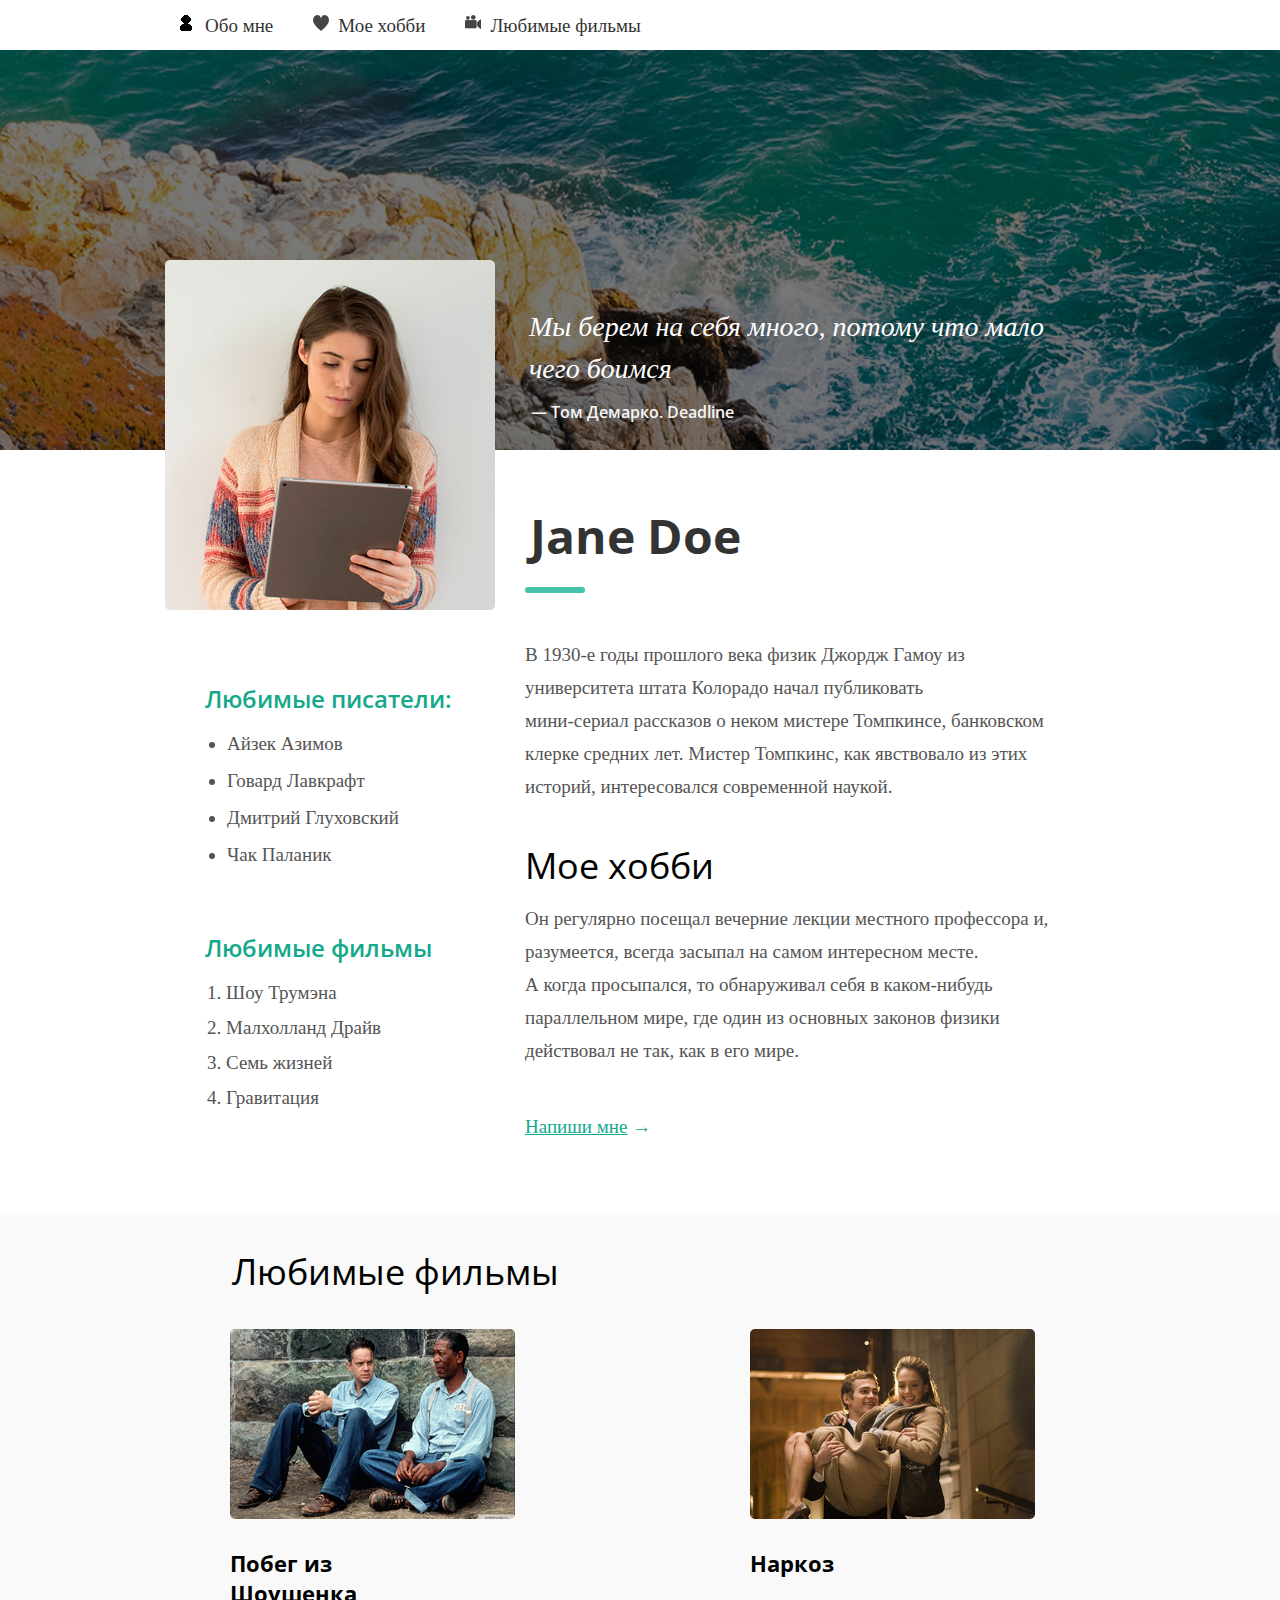
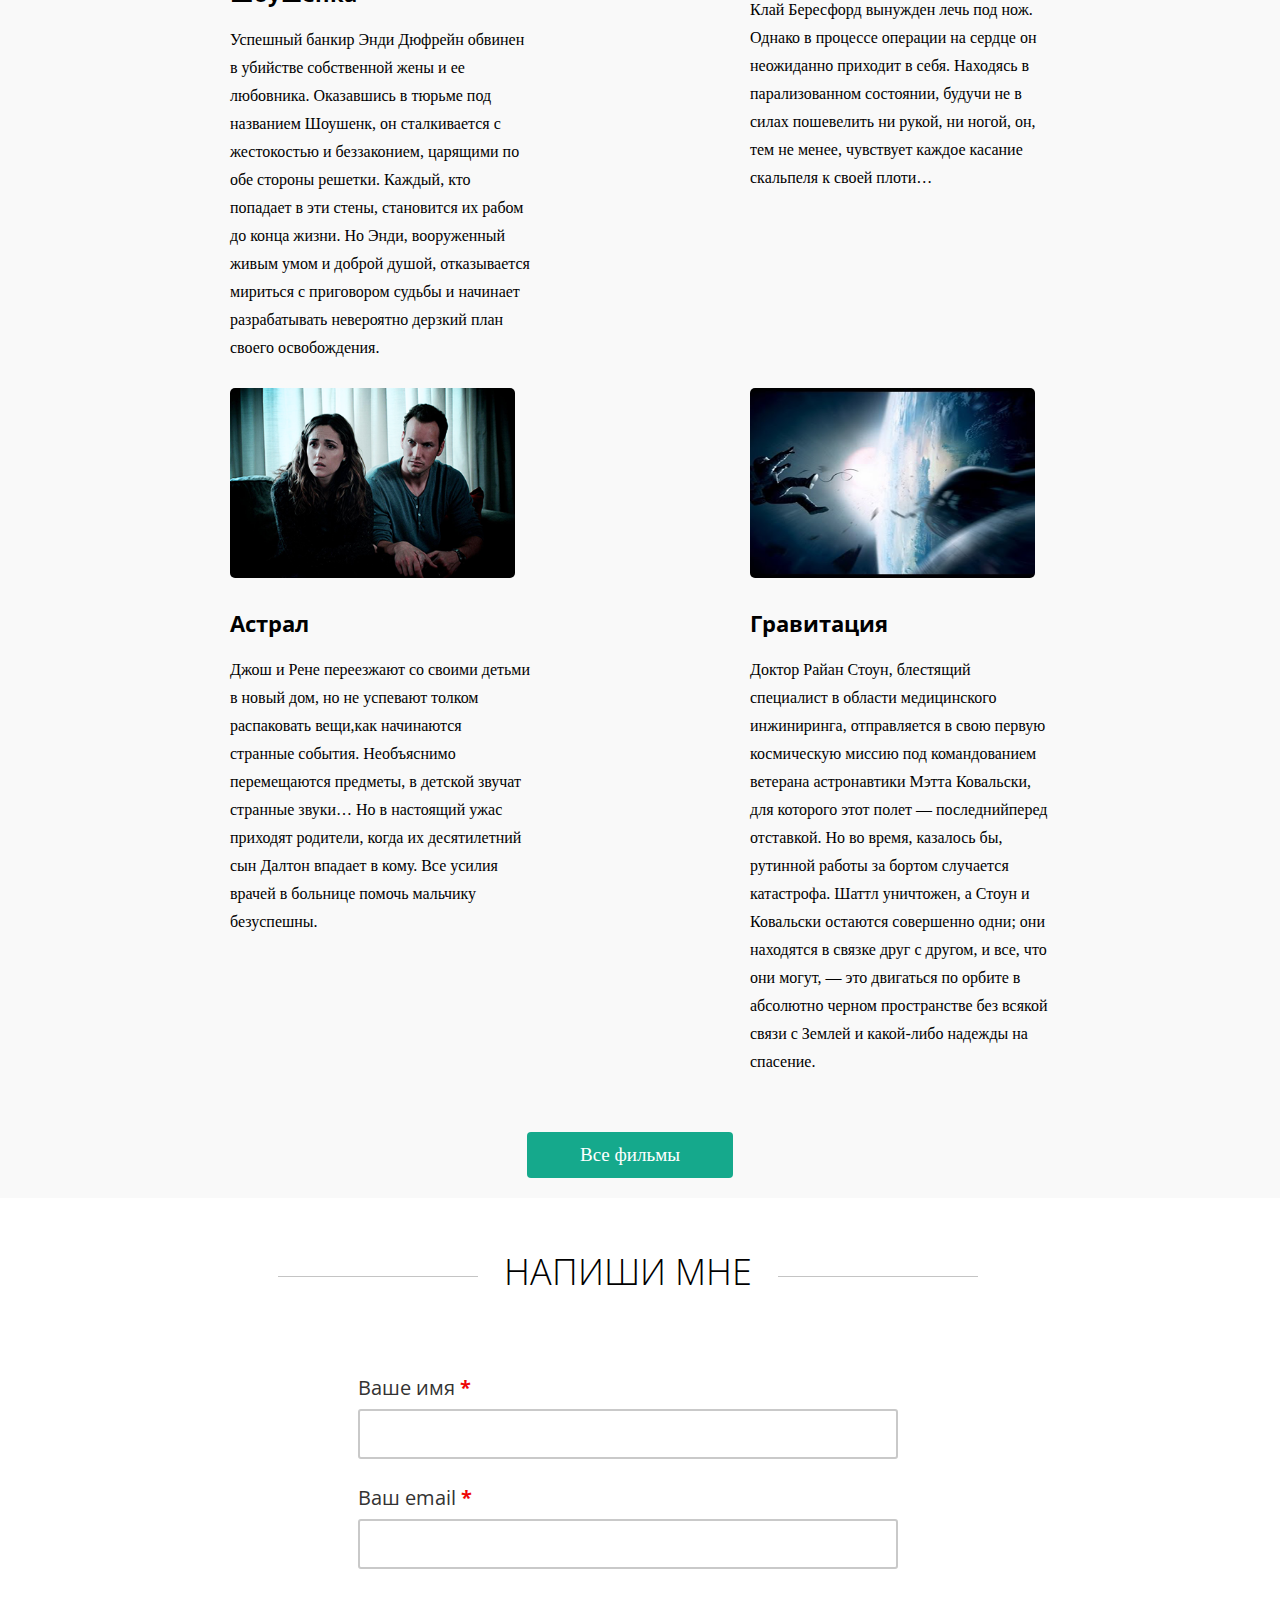
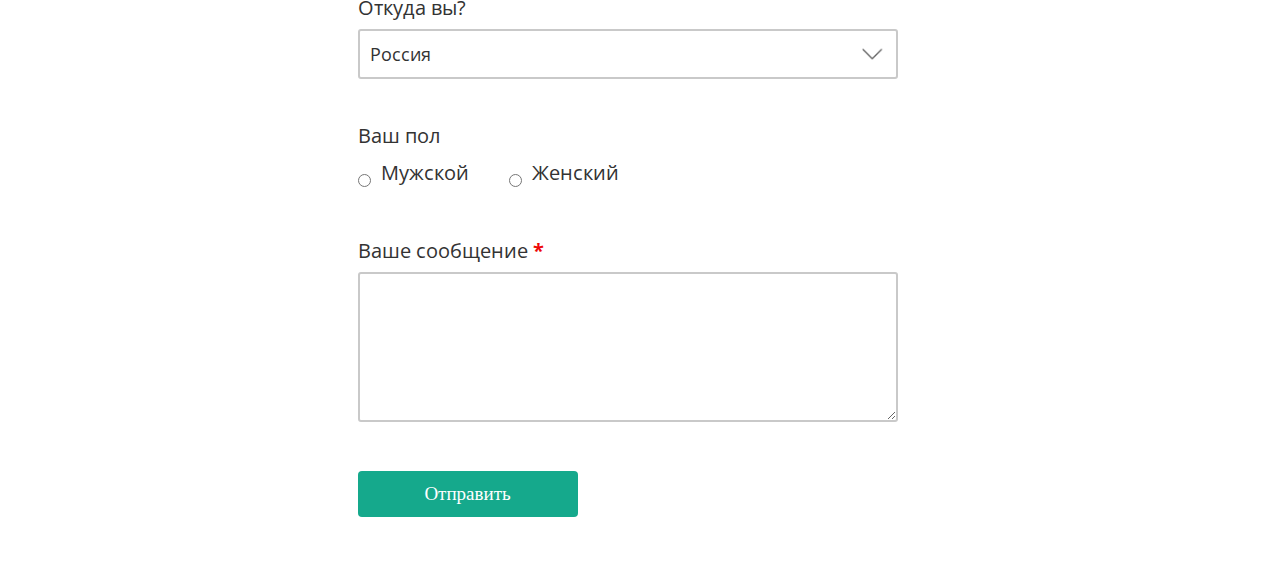
<file: lw6/index0.html>
<!DOCTYPE html>
<html lang="en">
  <head>
    <meta charset="UTF-8" />
    <link rel="stylesheet" href="css/normalize.css" />
    <link rel="stylesheet" href="css/style0.css" />
    <link rel="preconnect" href="https://fonts.gstatic.com" />
    <link href="https://fonts.googleapis.com/css2?family=Open+Sans:ital,wght@0,400;0,600;0,700;1,400&display=swap" rel="stylesheet"/>
    <link href="https://fonts.googleapis.com/css2?family=Open+Sans:wght@300&display=swap" rel="stylesheet"/>
    <meta name="viewport" content="width=device-width, initial-scale=1">
	<title>Page about me</title>
  </head>
  <body>
    <div class="page-about">
      <div class="header">
        <ul class="header__list">
          <li>
            <a href="" class="btn-menu">
              <div class="header__btn-icon--first"></div>
              <span>Обо мне</span>
            </a>
          </li>
          <li>
            <a href="" class="btn-menu">
              <div class="header__btn-icon--second"></div>
              <span>Мое хобби</span>
            </a>
          </li>
          <li>
            <a href="" class="btn-menu">
              <div class="header__btn-icon--third"></div>
              <span>Любимые фильмы</span>
            </a>
          </li>
        </ul>
      </div>
      <div class="top-image"></div>
      <div class="about-me">
        <div class="about-me__left-column">
          <div class="left-column__logo">
            <img src="img/Me.jpg" alt="logo-image" class="logo__logo-image" />
          </div>
          <div class="left-column__info-block">
            <div class="info-block__info-point">
              <h2 class="info-point__info-header--first">Любимые писатели:</h2>
              <ul class="info-point__info-list">
                <li class="info-list__list-element--first">Айзек Азимов</li>
                <li class="info-list__list-element--first">Говард Лавкрафт</li>
                <li class="info-list__list-element--first">Дмитрий Глуховский</li>
                <li class="info-list__list-element--first">Чак Паланик</li>
              </ul>
            </div>
            <div class="info-block__info-point">
              <h2 class="info-point__info-header--second">Любимые фильмы</h2>
              <ul class="info-point__info-list info-point_info-list--numbers">
                <ul class="info-list__list-element--second"><span>1.</span> Шоу Трумэна</ul>
                <ul class="info-list__list-element--second"><span>2.</span> Малхолланд Драйв</ul>
                <ul class="info-list__list-element--second"><span>3.</span> Семь жизней</ul>
                <ul class="info-list__list-element--second"><span>4.</span> Гравитация</ul>
              </ul>
            </div>
          </div>
        </div>

        <div class="about-me__right-column">
          <div class="right-column__quote-block">
            <div class="quote-block__blockquote">
              Мы берем на себя много, потому что мало чего боимся
            </div>
            <div class="quote-block__autor">— Том Демарко. Deadline</div>
          </div>
          <div class="right-column__text">
            <h1 class="text__title">Jane Doe</h1>
            <p class="text__list-paragraph">
              В 1930-е годы прошлого века физик Джордж Гамоу из университета
              штата Колорадо начал публиковать <br/>
              мини-сериал рассказов о неком мистере Томпкинсе, банковском клерке
              средних лет. Мистер Томпкинс, как явствовало из этих историй,
              интересовался современной наукой.
            </p>
            <h2 class="text__second-title">Мое хобби</h2>
            <p class="text__list-paragraph">
              Он регулярно посещал вечерние лекции местного профессора и,
              разумеется, всегда засыпал на самом интересном месте.<br/>
              А когда просыпался, то обнаруживал себя в каком-нибудь
              параллельном мире, где один из основных законов физики действовал
              не так, как в его мире.
            </p>
          </div>
          <a href="" class="right-column__write-me"><span>Напиши мне</span> →</a>
        </div>
      </div>
      <div class="page-films">
        <div class="page-films__container">
          <p class="container__title">Любимые фильмы</p>

		      <div class="container__info-films">
           <div class="container__info-films--first">
		     	  <div class="info-films__film-point">
              <img src="img/escape.png" alt="escape" class="film-point__image"/>
              <p class="film-point__title">Побег из Шоушенка</p>
              <p class="film-point__text">
                Успешный банкир Энди Дюфрейн
                обвинен в убийстве собственной
                жены и ее любовника. Оказавшись в
                тюрьме под названием Шоушенк, он
                сталкивается с жестокостью и
                беззаконием, царящими по обе
                стороны решетки. Каждый, кто попадает в эти стены,
                становится их
                рабом до конца жизни. Но Энди,
                вооруженный живым умом и доброй
                душой, отказывается мириться с приговором судьбы и
                начинает
                разрабатывать невероятно дерзкий
                план своего освобождения.
              </p>
            </div>
            <div class="info-films__film-point">
              <img src="img/narkoz.png" alt="narkoz" class="film-point__image"/>
              <p class="film-point__title">Наркоз</p>
              <p class="film-point__text">
                Клай Бересфорд вынужден лечь под
                нож. Однако в процессе операции на
                сердце он неожиданно приходит в
                себя. Находясь в парализованном
                состоянии, будучи не в силах
                пошевелить ни рукой, ни ногой, он,
                тем не менее, чувствует каждое
                касание скальпеля к своей плоти…
              </p>
            </div>
		   </div>
		   <div class="container__info-films--second">
            <div class="info-films__film-point">
              <img src="img/astral.png" alt="astral" class="film-point__image"/>
              <p class="film-point__title">Астрал</p>
              <p class="film-point__text">
                Джош и Рене переезжают со своими
                детьми в новый дом, но не успевают
                толком распаковать вещи,как
                начинаются странные события.
                Необъяснимо перемещаются
                предметы, в детской звучат странные
                звуки… Но в настоящий ужас
                приходят родители, когда их
                десятилетний сын Далтон впадает в
                кому. Все усилия врачей в больнице
                помочь мальчику безуспешны.
              </p>
            </div>
            <div class="info-films__film-point">
              <img src="img/gravity.png" alt="gravity" class="film-point__image"/>
              <p class="film-point__title">Гравитация</p>
              <p class="film-point__text">
                Доктор Райан Стоун, блестящий
                специалист в области медицинского
                инжиниринга, отправляется в свою
                первую космическую миссию под
                командованием ветерана астронавтики Мэтта Ковальски, для
                которого этот полет — последнийперед отставкой. Но во
                время,
                казалось бы, рутинной работы за
                бортом случается катастрофа.
                Шаттл уничтожен, а Стоун и
                Ковальски остаются совершенно
                одни; они находятся в связке друг с другом, и все, что они
                могут, — это двигаться по орбите в абсолютно
                черном пространстве без всякой
                связи с Землей и какой-либо
                надежды на спасение.
              </p>
            </div>
		   </div>
          </div>
          <div class="container__btn-all-films">
            <button class="btn-all-films__btn">
              <p class="btn__text">Все фильмы</p>
            </button>
          </div>
        </div>
      </div>
      <div class="page-write-me">
        <div class="page-write-me__block">
          <div class="block__header">
            <hr class="header__line"/>
            <h2 class="header__title">Напиши мне</h2>
            <hr class="header__line"/>
          </div>

          <div class="block__form">
            <form>
              <div class="form__field">
                <label class="field__label" for="name">Ваше имя <span class="label__star">*</span></label>
                <input type="Ваше имя" id="name" class="field__input" name="name"/>
              </div>

              <div class="form__field">
                <label class="field__label" for="email">Ваш email <span class="label__star">*</span></label>
                <input type="email" id="email" class="field__input input-email" name="email"/>
              </div>

              <div class="form__field">
                <label class="field__label" for="country">Откуда вы?</label>
                <select class="field__select field__input country" type="Откуда вы?" id="country" name="country">
                  <option value="Россия">Россия</option>
                  <option value="США">США</option>
                  <option value="Австралия">Австралия</option>
                  <option value="Канада">Канада</option>
                  <option value="Китай(КНР)">Китай(КНР)</option>
                  <option value="Бразилия">Бразилия</option>
                  <option value="Казахстан">Казахстан</option>
                  <option value="Мексика">Мексика</option>
                  <option value="Турция">Турция</option>
                </select>
              </div>

              <div class="form__field-sex">
                <label class="field__label" for="sex">Ваш пол</label>
                <div class="field-sex__pos">
                  <div class="field-sex__pos--div">
		           <input name="sex" id="man" class="man" type="radio" value="man"/>
		           <label class="field__label" for="man">Мужской</label>
		          </div>
                  <div class="field-sex__pos--div">
		           <input name="sex" id="woman" class="woman" type="radio" value="woman"/>
		           <label class="field__label" for="woman">Женский</label>
		          </div>
                </div>
              </div>

              <div class="form__field-comment">
                <label class="field__label" for="comment">Ваше сообщение <span class="label__star">*</span></label>
                <textarea name="comment" class="field-comment__input"></textarea>
              </div>

              <div class="form__btn-container">
                <button class="btn-container__btn-form">
                  <p class="btn__text">Отправить</p>
                </button>
              </div>

            </form>
          </div>
        </div>
      </div>
    </div>
  </body>
</html>
</file>
<file: lw6/css/style0.css>
@media (min-width: 200px)
{
  .page-about
  {
    margin: 0 auto;
  }

  .header
  {
    width: 100%;
    padding: 0 20px;
    display: flex;
    justify-content: center;
  }

  .header__list
  {
    list-style: none;
    display: flex;
    justify-content: flex-start;
    min-width: 96px;
    flex-direction: column;
    margin: 0 auto;
  }

  .btn-menu
  {
    text-decoration: none;
    padding: 15px 20px;
    display: block;
    line-height: 42px;
    font: 19px "Georgia";
    color: #333333;
    display: flex;
    flex-direction: row;
  }

  .btn-menu:hover
  {
    background-color: #15a98c;
    color: white;
  }


  .header__btn-icon--first
  {
    margin-right: 5px;
    background: url("../img/aboutme_icon1.png") no-repeat;
    width: 20px;
    height: 20px;
  }

  .header__btn-icon--second
  {
    margin-right: 5px;
    background: url("../img/hobby_icon1.png") no-repeat;
    width: 20px;
    height: 20px;
  }

  .header__btn-icon--third
  {
    margin-right: 5px;
    background: url("../img/favfilms_icon1.png") no-repeat;
    width: 20px;
    height: 20px;
  }

  .btn-menu:hover .header__btn-icon--first
  {
    background: url("../img/aboutme_icon2.png") no-repeat;
  }

  .btn-menu:hover .header__btn-icon--second
  {
    background: url("../img/hobby_icon2.png") no-repeat;
  }

  .btn-menu:hover .header__btn-icon--third
  {
    background: url("../img/favfilms_icon2.png") no-repeat;
  }

  .top-image
  {
    height: 400px;
    width: 100%;
    margin: 0 auto;
    overflow: hidden;
    background: url("../img/top.png") no-repeat;
    background-size: cover;
  }

  .about-me
  {
    display: flex;
    justify-content: center;
    position: relative;
    flex-direction: column;
    max-width: 340px;
    margin: 0 auto;
  	margin-top: -190px;
  }

  .about-me__left-column
  {
    flex: 0 0 330px;
    display: flex;
    flex-direction: column;
    margin: 0 auto;
  }

  .about-me__right-column
  {
    flex: 0 0 600px;
    display: flex;
    flex-direction: column;
    margin: 0 auto;
    width: 100%;
    padding-left: 10px;
  }

  .left-column__logo
  {
    float: right;
    margin-bottom: 50px;
  }

  .logo__logo-image
  {
    display: block;
    width: 300px;
    border-radius: 5px;
  }

  .left-column__info-block
  {
    flex: 1;
    flex-direction: column;
    display: flex;
  }

  .info-block__info-point
  {
    margin-bottom: 50px;
    flex: 1;
  }

  .info-point__info-header--first
  {
    color: #15a98b;
    font: 600 24px/24px "Open Sans", sans-serif;
    margin-top: 0;
  }

  .info-point__info-header--second
  {
    color: #15a98b;
    font: 600 24px/24px "Open Sans", sans-serif;
    margin-top: 0;
  }

  .info-point__info-list
  {
    margin-top: 22px;
    padding-left: 22px;
  }

  .info-list__list-element--first
  {
    margin-top: 15px;
    font: 19px "Georgia";
    color: #000000;
  }

  .info-list__list-element--second
  {
    margin: 13px 0 0 -20px;
    font: 19px "Georgia";
    color: #000000;
  }

  .info-point__info-list--numbers
  {
    list-style-type: none;
    padding-left: 0;
  }

  .right-column__quote-block
  {
    padding-top: 0;
  }

  .quote-block__blockquote
  {
    color: #555555;
    font: italic 25px/42px "Georgia";
    padding: 25px 0 0 4px;
    width: 90%;
  }

  .quote-block__autor
  {
    color: #555555;
    margin: 1px 0 0 6px;
    font: 600 16px/42px "Open Sans", sans-serif;
  }

  .right-column__text
  {
    margin-top: -18px;
  }

  .text__title
  {
    padding-left: 5px;
    color: #333333;
    margin-bottom: 45px;
    font: bold 48px/42px "Open Sans", sans-serif;
  }

  .text__title::after
  {
    margin: 30px 0 0 -5px;
    content: "";
    display: block;
    width: 60px;
    height: 6px;
    border-radius: 3px;
    background-color: #45c3aa;
  }

  .text__list-paragraph
  {
    font: 19px/33px "Georgia";
    color: #555555;
    margin-top: 17px;
    width: 93%;
  }

  .text__second-title
  {
    margin: 42px 0 0 0;
    padding-left: 0;
    font: 36px/42px "Open Sans", sans-serif;
  }

  .right-column__write-me
  {
    display: inline-block;
    margin: 30px 0 auto;
    text-decoration: none;
    color: #15a98b;
    font: 19px "Georgia";
    width: 150px;
  }

  .right-column__write-me:hover
  {
    text-decoration: none;
  }

  .right-column__write-me span
  {
    text-decoration: underline;
  }

  .right-column__write-me:hover span
  {
    text-decoration: none;
  }

  .page-films
  {
    margin: 16px auto 0;
    background-color: #f9f9f9;
    display: flex;
    justify-content: center;
  }

  .page-films__container
  {
    width: 100%;
    margin: 0 auto;
  }

  .container__title
  {
    font: 36px/42px "Open Sans", sans-serif;
    margin: 36px auto;
    max-width: 330px;
    text-align: center;
  }

  .container__info-films
  {
    display: flex;
    justify-content: space-between;
    flex-direction: column;
    max-width: 100%;
    margin: 0 auto;
  }

  .container__info-films--second
  {
    display: flex;
    justify-content: space-between;
    flex-direction: column;
    flex: 1;
    min-width: 70%;
    margin: 0 auto;
  }

  .container__info-films--first
  {
    display: flex;
    justify-content: space-between;
    flex-direction: column;
    flex: 1;
    min-width: 70%;
    margin: 0 auto;
  }

  .info-films__film-point
  {
    flex: 1;
    margin: 0 auto;
    min-height: 500px;
    max-width: 300px;
  }

  .film-point__image
  {
    height: 190px;
    width: 285px;
    background-position: center center;
    border-radius: 5px;
  }

  .film-point__title
  {
    margin-top: 25px;
    font: bold 22px "Open Sans", sans-serif;
    width: 50%;
  }

  .film-point__text
  {
    margin-top: -4px;
    font: 16px/28px "Georgia";
    width: 100%;
  }

  .container__btn-all-films
  {
    display: flex;
    justify-content: center;
    margin: 30px auto 20px;
  }

  .btn-all-films__btn
  {
    background-color: #15a98c;
    font-weight: normal;
    line-height: 1.25;
    text-align: center;
    white-space: nowrap;
    vertical-align: middle;
    cursor: pointer;
    border: 1px;
    padding: 7px 53px;
    border-radius: 4px;
  }

  .btn-all-films__btn:hover
  {
    background-color: #109387;
  }

  .btn__text
  {
    font: 19px/32px "Georgia";
    color: white;
    margin: 0;
  }

  .page-write-me
  {
    margin: 20px auto 0;
    background-color: #ffffff;
    display: flex;
    justify-content: center;
  }

  .page-write-me__block
  {
    width: 960px;
    height: 940px;
    display: flex;
    flex-direction: column;
  }

  .block__header
  {
    display: flex;
    align-items: center;
    justify-content: center;
    margin: 13px;
  }

  .header__line
  {
    border: none;
    background-color: #c4c4c4;
    color: #c4c4c4;
    height: 1px;
    flex: 0 0 20px;
    margin: 0;
    padding: 0;
  }

  .header__title
  {
    text-transform: uppercase;
    font: 100 30px/42px "Open Sans", sans-serif;
    text-align: center;
    margin-top: 20px;
    flex: 0 0 250px;
  }

  .block__form
  {
    margin-top: 13px;
    padding-bottom: 50px;
    display: flex;
    flex-direction: column;
    align-items: center;
  }

  .field__label
  {
    display: block;
    font: 20px/32px "Open Sans", sans-serif;
    margin-bottom: 5px;
    color: #333333;
  }

  .form__field
  {
    margin-top: 23px;
  }

  .field__input
  {
    border: 2px solid #c9c9c9;
    width: 100%;
    height: 50px;
    padding-left: 18px;
    border-radius: 3px;
  }

  .field__input:focus
  {
    border: 3px solid #15a98c;
    border-radius: 3px;
    outline: 0;
  }

  .label__star
  {
    color: #ee0707;
    font-weight: bold;
  }

  .man
  {
    margin: 10px 10px 0 0;
  }

  .woman
  {
    margin: 10px 10px 0 40px;
  }

  .field__select
  {
    font: 18px/32px "Open Sans", sans-serif;
    color: #333333;
    width: 100%;
    height: 50px;
    border: 2px solid #c9c9c9;
    border-radius: 3px;
    padding-left: 10px;
  }

  .field__select:focus
  {
    border: 3px solid #15a98c;
    outline: 0;
    border-radius: 3px;
  }

  .form__field-sex
  {
    margin-top: 41px;
  }

  .field-sex__pos
  {
    display: flex;
  }

  .field-sex__pos--div
  {
    font: 18px/32px "Open Sans", sans-serif;
    color: #333333;
    display: flex;
    flex-direction: row;
  }

  .country
  {
    appearance: none;
    overflow: hidden;
    background: url('../img/arrow.png') no-repeat right;
  }

  .field-comment__input
  {
    font: 18px/32px "Open Sans", sans-serif;
    color: #333333;
    border: 2px solid #c9c9c9;
    width: 100%;
    height: 150px;
    padding-left: 18px;
    border-radius: 3px;
  }

  .form__field-comment
  {
    margin-top: 41px;
  }

  .form__btn-container
  {
    display: flex;
    justify-content: flex-start;
    margin-top: 45px;
  }

  .btn-container__btn-form
  {
    background-color: #15a98c;
    font-weight: normal;
    line-height: 1.25;
    text-align: center;
    white-space: nowrap;
    vertical-align: middle;
    cursor: pointer;
    border: 1px;
    padding: 7px 53px;
    border-radius: 4px;
    width: 220px;
  }

  .btn-container__btn-form:hover
  {
    background-color: #109387;
  }
}

@media (min-width: 768px)
{
  .page-about
  {
    margin: 0 auto;
  }

  .header
  {
    height: 50px;
    width: 100%;
    padding: 0 20px;
    display: flex;
    justify-content: center;
  }

  .header__list
  {
    list-style: none;
    display: flex;
    justify-content: flex-start;
    min-width: 700px;
  	flex-direction: row;
  }

  .btn-menu
  {
    text-decoration: none;
    padding: 15px 20px;
    display: block;
    line-height: 42px;
    font: 19px "Georgia";
    color: #333333;
    display: flex;
    flex-direction: row;
  }

  .btn-menu:hover
  {
    background-color: #15a98c;
    color: white;
  }


  .header__btn-icon--first
  {
    margin-right: 5px;
    background: url("../img/aboutme_icon1.png") no-repeat;
    width: 20px;
    height: 20px;
  }

  .header__btn-icon--second
  {
    margin-right: 5px;
    background: url("../img/hobby_icon1.png") no-repeat;
    width: 20px;
    height: 20px;
  }

  .header__btn-icon--third
  {
    margin-right: 5px;
    background: url("../img/favfilms_icon1.png") no-repeat;
    width: 20px;
    height: 20px;
  }

  .btn-menu:hover .header__btn-icon--first
  {
    background: url("../img/aboutme_icon2.png") no-repeat;
  }

  .btn-menu:hover .header__btn-icon--second
  {
    background: url("../img/hobby_icon2.png") no-repeat;
  }

  .btn-menu:hover .header__btn-icon--third
  {
    background: url("../img/favfilms_icon2.png") no-repeat;
  }

  .top-image
  {
    height: 400px;
    width: 100%;
    margin: 0 auto;
    overflow: hidden;
    background: url("../img/top.png") no-repeat;
    background-size: cover;
  }

  .about-me
  {
    margin-top: -190px;
    display: flex;
    justify-content: center;
    padding: 0 20px 40px;
    position: relative;
    max-width: 700px;
    flex-direction: column;
  }

  .about-me__left-column
  {
    flex: 0;
  	display: flex;
    flex-direction: row;
  	margin: 0 auto;
  }

  .about-me__right-column
  {
    flex: 0 0 600px;
    margin: auto;
	  display: flex;
    flex-direction: column;
    max-width: 800px;
  }

  .left-column__logo
  {
    float: right;
    margin-bottom: 50px;
  }

  .logo__logo-image
  {
    display: block;
    width: 330px;
    border-radius: 5px;
  }

  .left-column__info-block
  {
    margin: 110px 0 0 30px;
    float: left;
	  display: flex;
    flex-direction: row;
  }

  .info-block__info-point
  {
    margin: 0 0 50px 10px;
	  flex: 1;
  }

  .info-point__info-header--first
  {
    color: #15a98b;
    font: 600 24px/24px "Open Sans", sans-serif;
	  margin-top: 20px;
  }

  .info-point__info-header--second
  {
    color: #15a98b;
    font: 600 24px/24px "Open Sans", sans-serif;
	  margin: 20px 0 4px 0;
  }

  .info-point__info-list
  {
    margin-top: 22px;
    padding-left: 22px;
  }

  .info-list__list-element--first
  {
    margin-top: 10px;
    font: 19px "Georgia";
    color: #555555;
  }

  .info-list__list-element--second
  {
    margin: 10px 0 0 -20px;
    font: 19px "Georgia";
    color: #555555;
  }

  .info-point__info-list--numbers
  {
    list-style-type: none;
    padding-left: 0;
  }

  .right-column__quote-block
  {
    padding: 0 0 25px 0;
  }

  .quote-block__blockquote
  {
    color: #555555;
    font: italic 28px/42px "Georgia";
    padding: 10px 0 0 4px;
    width: 90%;
  }

  .quote-block__autor
  {
    color: #555555;
    margin: 1px 0 0 6px;
    font: 600 16px/42px "Open Sans", sans-serif;
  }

  .right-column__text
  {
    margin-top: -18px;
  }

  .text__title
  {
    padding-left: 5px;
    color: #333333;
    margin-bottom: 45px;
    font: bold 48px/42px "Open Sans", sans-serif;
  }

  .text__title::after
  {
    margin: 30px 0 0 -5px;
    content: "";
    display: block;
    width: 60px;
    height: 6px;
    border-radius: 3px;
    background-color: #45c3aa;
  }

  .text__list-paragraph
  {
    font: 19px/33px "Georgia";
    color: #555555;
    margin-top: 15px;
    width: 93%;
  }

  .text__second-title
  {
    margin: 42px 0 0 0;
    padding-left: 0;
    font: 36px/42px "Open Sans", sans-serif;
  }

  .right-column__write-me
  {
    display: inline-block;
    margin-top: 30px;
    text-decoration: none;
    color: #15a98b;
    font: 19px "Georgia";
  }

  .right-column__write-me:hover
  {
    text-decoration: none;
  }

  .right-column__write-me span
  {
    text-decoration: underline;
  }

  .right-column__write-me:hover span
  {
    text-decoration: none;
  }

  .page-films
  {
    margin: 16px auto 0;
    background-color: #f9f9f9;
    display: flex;
    justify-content: center;
  }

  .page-films__container
  {
    margin: 0 auto;
  }

  .container__title
  {
    font: 36px/42px "Open Sans", sans-serif;
    margin: 36px auto;
    max-width: 630px;
    text-align: left;
  }

  .container__info-films
  {
    display: flex;
    justify-content: space-between;
    flex-direction: column;
    max-width: 100%;
    margin: 0 auto;
  }

  .container__info-films--second
  {
    display: flex;
    justify-content: space-between;
    flex-direction: row;
    flex: 1;
    min-width: 650px;
    margin: 0 auto;
  }

  .container__info-films--first
  {
    display: flex;
    justify-content: space-between;
    flex-direction: row;
    flex: 1;
    min-width: 650px;
    margin: 0 auto;
  }

  .info-films__film-point
  {
    flex: 1;
    margin: 0 10px 10px;
    min-height: 500px;
    max-width: 300px;
  }

  .film-point__image
  {
    height: 190px;
    width: 285px;
    background-position: center center;
    border-radius: 5px;
  }

  .film-point__title
  {
    margin-top: 25px;
    font: bold 22px "Open Sans", sans-serif;
    width: 50%;
  }

  .film-point__text
  {
    margin-top: -4px;
    font: 16px/28px "Georgia";
    width: 100%;
  }

  .container__btn-all-films
  {
    display: flex;
    justify-content: center;
    margin: 30px 20px 20px 0;
  }

  .btn-all-films__btn
  {
    background-color: #15a98c;
    font-weight: normal;
    line-height: 1.25;
    text-align: center;
    white-space: nowrap;
    vertical-align: middle;
    cursor: pointer;
    border: 1px;
    padding: 7px 53px;
    border-radius: 4px;
  }

  .btn-all-films__btn:hover
  {
    background-color: #109387;
  }

  .btn__text
  {
    font: 19px/32px "Georgia";
    color: white;
    margin: 0;
  }

  .page-write-me
  {
    margin: 20px auto 0;
    background-color: #ffffff;
    display: flex;
    justify-content: center;
  }

  .page-write-me__block
  {
    width: 960px;
    height: 940px;
    display: flex;
    flex-direction: column;
    margin-left: -25px;
  }

  .block__header
  {
    display: flex;
    align-items: center;
    justify-content: center;
    margin-right: 13px;
  }

  .header__line
  {
    width: 200px;
    border: none;
    background-color: #c4c4c4;
    color: #c4c4c4;
    height: 1px;
    flex: 0 0 200px;
    margin: 0;
    padding: 0;
  }

  .header__title
  {
    text-transform: uppercase;
    font: 100 36px/42px "Open Sans", sans-serif;
    text-align: center;
    margin-top: 20px;
    flex: 0 0 300px;
  }

  .block__form
  {
    margin-top: 13px;
    padding-bottom: 50px;
    display: flex;
    flex-direction: column;
    align-items: center;
  }

  .field__label
  {
    display: block;
    font: 20px/32px "Open Sans", sans-serif;
    margin-bottom: 5px;
    color: #333333;
  }

  .form__field
  {
    margin-top: 23px;
  }

  .field__input
  {
    border: 2px solid #c9c9c9;
    width: 540px;
    height: 50px;
    padding-left: 18px;
    border-radius: 3px;
  }

  .field__input:focus
  {
    border: 3px solid #15a98c;
    border-radius: 3px;
    outline: 0;
  }

  .label__star
  {
    color: #ee0707;
    font-weight: bold;
  }

  .man
  {
    margin: 10px 10px 0 0;
  }

  .woman
  {
    margin: 10px 10px 0 40px;
  }

  .field__select
  {
    font: 18px/32px "Open Sans", sans-serif;
    color: #333333;
    width: 540px;
    height: 50px;
    border: 2px solid #c9c9c9;
    border-radius: 3px;
    padding-left: 10px;
  }

  .field__select:focus
  {
    border: 3px solid #15a98c;
    outline: 0;
    border-radius: 3px;
  }

  .form__field-sex
  {
    margin-top: 41px;
  }

  .field-sex__pos
  {
    display: flex;
  }

  .field-sex__pos--div
  {
    font: 18px/32px "Open Sans", sans-serif;
    color: #333333;
    display: flex;
    flex-direction: row;
  }

  .country
  {
    appearance: none;
    overflow: hidden;
    background: url('../img/arrow.png') no-repeat right;
  }

  .field-comment__input
  {
    font: 18px/32px "Open Sans", sans-serif;
    color: #333333;
    border: 2px solid #c9c9c9;
    width: 540px;
    height: 150px;
    padding-left: 18px;
    border-radius: 3px;
  }

  .form__field-comment
  {
    margin-top: 41px;
  }

  .form__btn-container
  {
    display: flex;
    justify-content: flex-start;
    margin-top: 45px;
  }

  .btn-container__btn-form
  {
    background-color: #15a98c;
    font-weight: normal;
    line-height: 1.25;
    text-align: center;
    white-space: nowrap;
    vertical-align: middle;
    cursor: pointer;
    border: 1px;
    padding: 7px 53px;
    border-radius: 4px;
    width: 220px;
  }

  .btn-container__btn-form:hover
  {
    background-color: #109387;
  }
}

@media (min-width: 1001px)
{
  .page-about
  {
    margin: 0 auto;
  }

  .header
  {
    height: 50px;
    width: 100%;
    padding: 0 20px;
    display: flex;
    justify-content: center;
  }

  .header__list
  {
    list-style: none;
    display: flex;
    justify-content: flex-start;
    min-width: 960px;
	flex-direction: row;
  }

  .btn-menu
  {
    text-decoration: none;
    padding: 15px 20px;
    display: block;
    line-height: 42px;
    font: 19px "Georgia";
    color: #333333;
    display: flex;
    flex-direction: row;
  }

  .btn-menu:hover
  {
    background-color: #15a98c;
    color: white;
  }


  .header__btn-icon--first
  {
    margin-right: 5px;
    background: url("../img/aboutme_icon1.png") no-repeat;
    width: 20px;
    height: 20px;
  }

  .header__btn-icon--second
  {
    margin-right: 5px;
    background: url("../img/hobby_icon1.png") no-repeat;
    width: 20px;
    height: 20px;
  }

  .header__btn-icon--third
  {
    margin-right: 5px;
    background: url("../img/favfilms_icon1.png") no-repeat;
    width: 20px;
    height: 20px;
  }

  .btn-menu:hover .header__btn-icon--first
  {
    background: url("../img/aboutme_icon2.png") no-repeat;
  }

  .btn-menu:hover .header__btn-icon--second
  {
    background: url("../img/hobby_icon2.png") no-repeat;
  }

  .btn-menu:hover .header__btn-icon--third
  {
    background: url("../img/favfilms_icon2.png") no-repeat;
  }

  .top-image
  {
    height: 400px;
    width: 100%;
    margin: 0 auto;
    overflow: hidden;
    background: url("../img/top.png") no-repeat;
    background-size: cover;
  }

  .about-me
  {
    display: flex;
    max-width: 900px;
    justify-content: center;
    padding: 0 20px 40px;
    position: relative;
    flex-direction: row;
  }

  .about-me__left-column
  {
    flex: 0 0 330px;
  	display: flex;
    flex-direction: column;
  	margin: 0;
  }

  .about-me__right-column
  {
    flex: 0 0 600px;
    margin-left: 20px;
	  display: flex;
	  width: 100%;
  }

  .left-column__logo
  {
    float: right;
    margin-bottom: 50px;
  }

  .logo__logo-image
  {
    display: block;
    width: 330px;
    border-radius: 5px;
  }

  .left-column__info-block
  {
    margin-top: 7px;
    float: left;
	  display: flex;
    flex-direction: column;
  }

  .info-block__info-point
  {
    margin-bottom: 50px;
  }

  .info-point__info-header--first
  {
    color: #15a98b;
    font: 600 24px/24px "Open Sans", sans-serif;
  }

  .info-point__info-header--second
  {
    color: #15a98b;
    font: 600 24px/24px "Open Sans", sans-serif;
  }

  .info-point__info-list
  {
    margin-top: 22px;
    padding-left: 22px;
  }

  .info-list__list-element--first
  {
    margin-top: 15px;
    font: 19px "Georgia";
    color: #555555;
  }

  .info-list__list-element--second
  {
    margin: 13px 0 0 -20px;
    font: 19px "Georgia";
    color: #555555;
  }

  .info-point__info-list--numbers
  {
    list-style-type: none;
    padding-left: 0;
  }

  .right-column__quote-block
  {
    height: 220px;
    padding-top: 0;
  }

  .quote-block__blockquote
  {
    color: #ffffff;
    font: italic 28px/42px "Georgia";
    padding: 25px 0 0 4px;
    width: 90%;
  }

  .quote-block__autor
  {
    color: #f5f5f5;
    margin: 1px 0 0 6px;
    font: 600 16px/42px "Open Sans", sans-serif;
  }

  .right-column__text
  {
    margin-top: -18px;
  }

  .text__title
  {
    padding-left: 5px;
    color: #333333;
    margin-bottom: 45px;
    font: bold 48px/42px "Open Sans", sans-serif;
  }

  .text__title::after
  {
    margin: 30px 0 0 -5px;
    content: "";
    display: block;
    width: 60px;
    height: 6px;
    border-radius: 3px;
    background-color: #45c3aa;
  }

  .text__list-paragraph
  {
    font: 19px/33px "Georgia";
    color: #555555;
    margin-top: 15px;
    width: 93%;
  }

  .text__second-title
  {
    margin: 42px 0 0 0;
    padding-left: 0;
    font: 36px/42px "Open Sans", sans-serif;
  }

  .right-column__write-me
  {
    display: inline-block;
    margin-top: 30px;
    text-decoration: none;
    color: #15a98b;
    font: 19px "Georgia";
  }

  .right-column__write-me:hover
  {
    text-decoration: none;
  }

  .right-column__write-me span
  {
    text-decoration: underline;
  }

  .right-column__write-me:hover span
  {
    text-decoration: none;
  }

  .page-films
  {
    margin: 16px auto 0;
    background-color: #f9f9f9;
    display: flex;
    justify-content: center;
  }

  .page-films__container
  {
    width: 1200px;
    margin: 0 auto;
  }

  .container__title
  {
    font: 36px/42px "Open Sans", sans-serif;
    margin: 36px 0 36px 16%;
    text-align: left;
  }

  .container__info-films
  {
    display: flex;
    justify-content: space-between;
    flex-direction: column;
    max-width: 100%;
    margin: 0 auto;
  }

  .container__info-films--second
  {
    display: flex;
    justify-content: space-between;
    flex-direction: row;
    flex: 1;
    min-width: 70%;
    margin: 0 auto;
  }

  .container__info-films--first
  {
    display: flex;
    justify-content: space-between;
    flex-direction: row;
    flex: 1;
    min-width: 70%;
    margin: 0 auto;
  }

  .info-films__film-point
  {
    flex: 1;
    margin: 0 10px 10px;
    min-height: 500px;
    max-width: 300px;
  }

  .film-point__image
  {
    height: 190px;
    width: 285px;
    background-position: center center;
    border-radius: 5px;
  }

  .film-point__title
  {
    margin-top: 25px;
    font: bold 22px "Open Sans", sans-serif;
    width: 50%;
  }

  .film-point__text
  {
    margin-top: -4px;
    font: 16px/28px "Georgia";
    width: 100%;
  }

  .container__btn-all-films
  {
    display: flex;
    justify-content: center;
    margin: 30px 20px 20px 0;
  }

  .btn-all-films__btn
  {
    background-color: #15a98c;
    font-weight: normal;
    line-height: 1.25;
    text-align: center;
    white-space: nowrap;
    vertical-align: middle;
    cursor: pointer;
    border: 1px;
    padding: 7px 53px;
    border-radius: 4px;
  }

  .btn-all-films__btn:hover
  {
    background-color: #109387;
  }

  .btn__text
  {
    font: 19px/32px "Georgia";
    color: white;
    margin: 0;
  }

  .page-write-me
  {
    margin: 20px auto 0;
    background-color: #ffffff;
    display: flex;
    justify-content: center;
  }

  .page-write-me__block
  {
    width: 960px;
    height: 940px;
    display: flex;
    flex-direction: column;
    margin-left: -25px;
  }

  .block__header
  {
    display: flex;
    align-items: center;
    justify-content: center;
    margin-right: 13px;
  }

  .header__line
  {
    width: 200px;
    border: none;
    background-color: #c4c4c4;
    color: #c4c4c4;
    height: 1px;
    flex: 0 0 200px;
    margin: 0;
    padding: 0;
  }

  .header__title
  {
    text-transform: uppercase;
    font: 100 36px/42px "Open Sans", sans-serif;
    text-align: center;
    margin-top: 20px;
    flex: 0 0 300px;
  }

  .block__form
  {
    margin-top: 13px;
    padding-bottom: 50px;
    display: flex;
    flex-direction: column;
    align-items: center;
  }

  .field__label
  {
    display: block;
    font: 20px/32px "Open Sans", sans-serif;
    margin-bottom: 5px;
    color: #333333;
  }

  .form__field
  {
    margin-top: 23px;
  }

  .field__input
  {
    border: 2px solid #c9c9c9;
    width: 540px;
    height: 50px;
    padding-left: 18px;
    border-radius: 3px;
  }

  .field__input:focus
  {
    border: 3px solid #15a98c;
    border-radius: 3px;
    outline: 0;
  }

  .label__star
  {
    color: #ee0707;
    font-weight: bold;
  }

  .man
  {
    margin: 10px 10px 0 0;
  }

  .woman
  {
    margin: 10px 10px 0 40px;
  }

  .field__select
  {
    font: 18px/32px "Open Sans", sans-serif;
    color: #333333;
    width: 540px;
    height: 50px;
    border: 2px solid #c9c9c9;
    border-radius: 3px;
    padding-left: 10px;
  }

  .field__select:focus
  {
    border: 3px solid #15a98c;
    outline: 0;
    border-radius: 3px;
  }

  .form__field-sex
  {
    margin-top: 41px;
  }

  .field-sex__pos
  {
    display: flex;
  }

  .field-sex__pos--div
  {
    font: 18px/32px "Open Sans", sans-serif;
    color: #333333;
    display: flex;
    flex-direction: row;
  }

  .country
  {
    appearance: none;
    overflow: hidden;
    background: url('../img/arrow.png') no-repeat right;
  }

  .field-comment__input
  {
    font: 18px/32px "Open Sans", sans-serif;
    color: #333333;
    border: 2px solid #c9c9c9;
    width: 540px;
    height: 150px;
    padding-left: 18px;
    border-radius: 3px;
  }

  .form__field-comment
  {
    margin-top: 41px;
  }

  .form__btn-container
  {
    display: flex;
    justify-content: flex-start;
    margin-top: 45px;
  }

  .btn-container__btn-form
  {
    background-color: #15a98c;
    font-weight: normal;
    line-height: 1.25;
    text-align: center;
    white-space: nowrap;
    vertical-align: middle;
    cursor: pointer;
    border: 1px;
    padding: 7px 53px;
    border-radius: 4px;
    width: 220px;
  }

  .btn-container__btn-form:hover
  {
    background-color: #109387;
  }
}

@media (min-width: 1290px)
{
  .page-about
  {
    margin: 0 auto;
  }

  .header
  {
    height: 50px;
    width: 100%;
    padding: 0 20px;
    display: flex;
    justify-content: center;
  }

  .header__list
  {
    list-style: none;
    display: flex;
    justify-content: flex-start;
    min-width: 1000px;
	  flex-direction: row;
  }

  .btn-menu
  {
    text-decoration: none;
    padding: 15px 20px;
    display: block;
    line-height: 42px;
    font: 19px "Georgia";
    color: #333333;
    display: flex;
    flex-direction: row;
  }

  .btn-menu:hover
  {
    background-color: #15a98c;
    color: white;
  }


  .header__btn-icon--first
  {
    margin-right: 5px;
    background: url("../img/aboutme_icon1.png") no-repeat;
    width: 20px;
    height: 20px;
  }

  .header__btn-icon--second
  {
    margin-right: 5px;
    background: url("../img/hobby_icon1.png") no-repeat;
    width: 20px;
    height: 20px;
  }

  .header__btn-icon--third
  {
    margin-right: 5px;
    background: url("../img/favfilms_icon1.png") no-repeat;
    width: 20px;
    height: 20px;
  }

  .btn-menu:hover .header__btn-icon--first
  {
    background: url("../img/aboutme_icon2.png") no-repeat;
  }

  .btn-menu:hover .header__btn-icon--second
  {
    background: url("../img/hobby_icon2.png") no-repeat;
  }

  .btn-menu:hover .header__btn-icon--third
  {
    background: url("../img/favfilms_icon2.png") no-repeat;
  }

  .top-image
  {
    height: 400px;
    width: 100%;
    margin: 0 auto;
    overflow: hidden;
    background: url("../img/top.png") no-repeat;
    background-size: cover;
  }

  .about-me
  {
    margin: auto;
    max-width: 900px;
    margin-top: -190px;
    display: flex;
    justify-content: center;
    padding: 0 20px 40px;
    position: relative;
    flex-direction: row;
  }

  .about-me__left-column
  {
    flex: 0 0 330px;
	  display: flex;
    flex-direction: column;
    margin: 0;
  }

  .about-me__right-column
  {
    flex: 0 0 600px;
    margin-left: 60px;
	  display: flex;
    flex-direction: column;
	  width: 100%;
  }

  .left-column__logo
  {
    float: right;
    margin-bottom: 50px;
  }

  .logo__logo-image
  {
    display: block;
    width: 330px;
    border-radius: 5px;
  }

  .left-column__info-block
  {
    margin-top: 7px;
    float: left;
	  display: flex;
	  flex-direction: column;
	}

  .info-block__info-point
  {
    margin-bottom: 50px;
  }

  .info-point__info-header--first
  {
    color: #15a98b;
    font: 600 24px/24px "Open Sans", sans-serif;
  }

  .info-point__info-header--second
  {
    color: #15a98b;
    font: 600 24px/24px "Open Sans", sans-serif;
  }

  .info-point__info-list
  {
    margin-top: 22px;
    padding-left: 22px;
  }

  .info-list__list-element--first
  {
    margin-top: 15px;
    font: 19px "Georgia";
    color: #555555;
  }

  .info-list__list-element--second
  {
    margin: 13px 0 0 -20px;
    font: 19px "Georgia";
    color: #555555;
  }

  .info-point__info-list--numbers
  {
    list-style-type: none;
    padding-left: 0;
  }

  .right-column__quote-block
  {
    height: 220px;
    padding-top: 0;
  }

  .quote-block__blockquote
  {
    color: #ffffff;
    font: italic 28px/42px "Georgia";
    padding: 25px 0 0 4px;
    width: 90%;
  }

  .quote-block__autor
  {
    color: #f5f5f5;
    margin: 1px 0 0 6px;
    font: 600 16px/42px "Open Sans", sans-serif;
  }

  .right-column__text
  {
    margin-top: -18px;
  }

  .text__title
  {
    padding-left: 5px;
    color: #333333;
    margin-bottom: 45px;
    font: bold 48px/42px "Open Sans", sans-serif;
  }

  .text__title::after
  {
    margin: 30px 0 0 -5px;
    content: "";
    display: block;
    width: 60px;
    height: 6px;
    border-radius: 3px;
    background-color: #45c3aa;
  }

  .text__list-paragraph
  {
    font: 19px/33px "Georgia";
    color: #555555;
    margin-top: 15px;
    width: 93%;
  }

  .text__second-title
  {
    margin: 42px 0 0 0;
    padding-left: 0;
    font: 36px/42px "Open Sans", sans-serif;
  }

  .right-column__write-me
  {
    display: inline-block;
    margin-top: 30px;
    text-decoration: none;
    color: #15a98b;
    font: 19px "Georgia";
  }

  .right-column__write-me:hover
  {
    text-decoration: none;
  }

  .right-column__write-me span
  {
    text-decoration: underline;
  }

  .right-column__write-me:hover span
  {
    text-decoration: none;
  }

  .page-films
  {
    margin: 16px auto 0;
    background-color: #f9f9f9;
    display: flex;
    justify-content: center;
  }

  .page-films__container
  {
    width: 1200px;
	  margin: 0 auto;
  }

  .container__title
  {
    font: 36px/42px "Open Sans", sans-serif;
    margin: 36px 10px;
    text-align: left;
  }

  .container__info-films
  {
    display: flex;
    justify-content: space-between;
    flex-direction: row;
  }

  .container__info-films--second
  {
    display: flex;
    justify-content: space-between;
    flex-direction: row;
    min-width: auto;
    flex: 600px 1 1;
  }

  .container__info-films--first
  {
    display: flex;
    justify-content: space-between;
    flex-direction: row;
    min-width: auto;
    flex: 600px 1 1;
  }

  .info-films__film-point
  {
    flex: 1;
    margin: 0 10px 10px;
  }

  .film-point__image
  {
    height: 190px;
    width: 285px;
    background-position: center center;
    border-radius: 5px;
  }

  .film-point__title
  {
    margin-top: 25px;
    font: bold 22px "Open Sans", sans-serif;
    width: 50%;
  }

  .film-point__text
  {
    margin-top: -4px;
    font: 16px/28px "Georgia";
    width: 90%;
  }

  .container__btn-all-films
  {
    display: flex;
    justify-content: center;
    margin: 30px 20px 20px 0;
  }

  .btn-all-films__btn
  {
    background-color: #15a98c;
    font-weight: normal;
    line-height: 1.25;
    text-align: center;
    white-space: nowrap;
    vertical-align: middle;
    cursor: pointer;
    border: 1px;
    padding: 7px 53px;
    border-radius: 4px;
  }

  .btn-all-films__btn:hover
  {
    background-color: #109387;
  }

  .btn__text
  {
    font: 19px/32px "Georgia";
    color: white;
    margin: 0;
  }

  .page-write-me
  {
    margin: 20px auto 0;
    background-color: #ffffff;
    display: flex;
    justify-content: center;
  }

  .page-write-me__block
  {
    width: 960px;
    height: 940px;
    display: flex;
    flex-direction: column;
    margin-left: -25px;
  }

  .block__header
  {
    display: flex;
    align-items: center;
    justify-content: center;
    margin-right: 13px;
  }

  .header__line
  {
    width: 200px;
    border: none;
    background-color: #c4c4c4;
    color: #c4c4c4;
    height: 1px;
    flex: 0 0 200px;
    margin: 0;
    padding: 0;
  }

  .header__title
  {
    text-transform: uppercase;
    font: 100 36px/42px "Open Sans", sans-serif;
    text-align: center;
    margin-top: 20px;
    flex: 0 0 300px;
  }

  .block__form
  {
    margin-top: 13px;
    padding-bottom: 50px;
    display: flex;
    flex-direction: column;
    align-items: center;
  }

  .field__label
  {
    display: block;
    font: 20px/32px "Open Sans", sans-serif;
    margin-bottom: 5px;
    color: #333333;
  }

  .form__field
  {
    margin-top: 23px;
  }

  .field__input
  {
    border: 2px solid #c9c9c9;
    width: 540px;
    height: 50px;
    padding-left: 18px;
    border-radius: 3px;
  }

  .field__input:focus
  {
    border: 3px solid #15a98c;
    border-radius: 3px;
    outline: 0;
  }

  .label__star
  {
    color: #ee0707;
    font-weight: bold;
  }

  .man
  {
    margin: 10px 10px 0 0;
  }

  .woman
  {
    margin: 10px 10px 0 40px;
  }

  .field__select
  {
    font: 18px/32px "Open Sans", sans-serif;
    color: #333333;
    width: 540px;
    height: 50px;
    border: 2px solid #c9c9c9;
    border-radius: 3px;
    padding-left: 10px;
  }

  .field__select:focus
  {
    border: 3px solid #15a98c;
    outline: 0;
    border-radius: 3px;
  }

  .form__field-sex
  {
    margin-top: 41px;
  }

  .field-sex__pos
  {
    display: flex;
  }

  .field-sex__pos--div
  {
    font: 18px/32px "Open Sans", sans-serif;
    color: #333333;
    display: flex;
    flex-direction: row;
  }

  .country
  {
    appearance: none;
    overflow: hidden;
    background: url('../img/arrow.png') no-repeat right;
  }

  .field-comment__input
  {
    font: 18px/32px "Open Sans", sans-serif;
    color: #333333;
    border: 2px solid #c9c9c9;
    width: 540px;
    height: 150px;
    padding-left: 18px;
    border-radius: 3px;
  }

  .form__field-comment
  {
    margin-top: 41px;
  }

  .form__btn-container
  {
    display: flex;
    justify-content: flex-start;
    margin-top: 45px;
  }

  .btn-container__btn-form
  {
    background-color: #15a98c;
    font-weight: normal;
    line-height: 1.25;
    text-align: center;
    white-space: nowrap;
    vertical-align: middle;
    cursor: pointer;
    border: 1px;
    padding: 7px 53px;
    border-radius: 4px;
    width: 220px;
  }

  .btn-container__btn-form:hover
  {
    background-color: #109387;
  }
}
</file>
